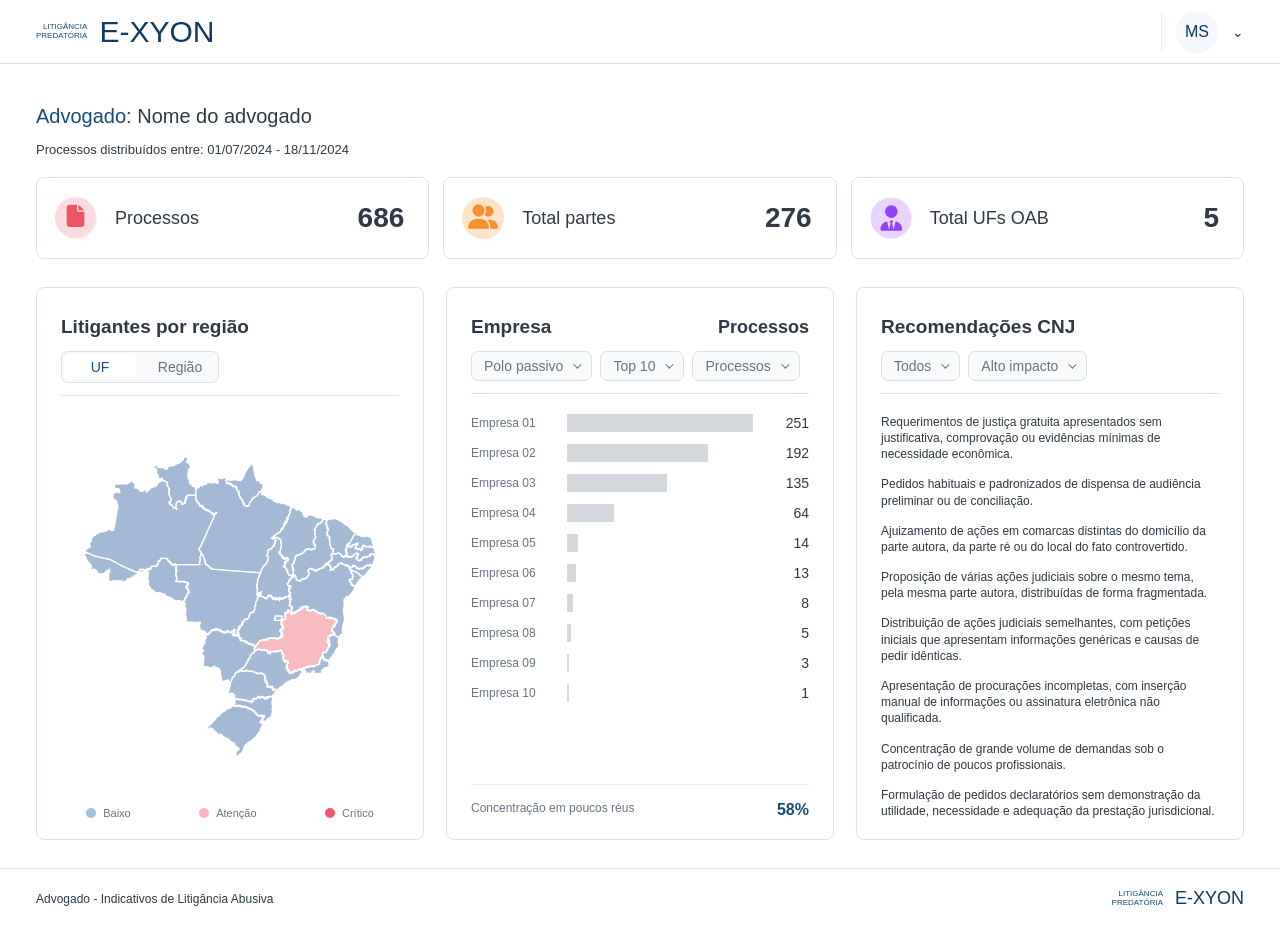
<file: index.html>
<!doctype html>
<html lang="pt-BR">
<head>
  <meta charset="utf-8" />
  <meta name="viewport" content="width=device-width, initial-scale=1" />
  <title>E-XYON | Dashboard</title>
  <link rel="stylesheet" href="./styles.css" />
</head>
<body>
  <main class="dashboard-shell">
    <header class="topbar">
      <div class="brand">
        <span class="brand-kicker">Litigância<br />Predatória</span>
        <span class="brand-name">E-XYON</span>
      </div>
      <div class="profile">
        <span>MS</span>
        <span aria-hidden="true">⌄</span>
      </div>
    </header>

    <section class="page-title" aria-labelledby="dashboard-title">
      <div>
        <h1 id="dashboard-title">Advogado: <span>Nome do advogado</span></h1>
        <p>Processos distribuídos entre: 01/07/2024 - 18/11/2024</p>
      </div>
    </section>

    <section class="totals" aria-label="Resumo da distribuição">
      <a class="total-card total-processes" href="./processos/" aria-label="Abrir página de processos">
        <span class="metric-icon" aria-hidden="true">
          <img src="./assets/icone-total-processos.svg" alt="" />
        </span>
        <span class="metric-label">Processos</span>
        <strong>686</strong>
      </a>
      <article class="total-card total-parts" tabindex="0">
        <span class="metric-icon" aria-hidden="true">
          <img src="./assets/icone-total-partes.svg" alt="" />
        </span>
        <span class="metric-label">Total partes</span>
        <strong>276</strong>
      </article>
      <article class="total-card total-ufs" tabindex="0">
        <span class="metric-icon" aria-hidden="true">
          <img src="./assets/icone-total-ufs-oab.svg" alt="" />
        </span>
        <span class="metric-label">Total UFs OAB</span>
        <strong>5</strong>
      </article>
    </section>

    <section class="insight-grid" aria-label="Indicadores principais">
      <article class="panel map-panel">
        <div class="panel-heading">
          <h2>Litigantes por região</h2>
        </div>
        <div class="segmented" aria-label="Visualização do mapa">
          <button class="active" type="button">UF</button>
          <button type="button">Região</button>
        </div>
        <div class="divider"></div>
        <div class="map-stage">
          <img src="./assets/mapa-01.svg" alt="Mapa do Brasil com estados em azul e regiões destacadas em rosa" />
        </div>
        <div class="legend" aria-label="Legenda do mapa">
          <span><i class="low"></i>Baixo</span>
          <span><i class="attention"></i>Atenção</span>
          <span><i class="critical"></i>Crítico</span>
        </div>
      </article>

      <article class="panel company-panel">
        <div class="panel-heading">
          <h2>Empresa</h2>
          <strong>Processos</strong>
        </div>
        <div class="filter-row" aria-label="Filtros de empresas">
          <button type="button">Polo passivo <span aria-hidden="true"></span></button>
          <button type="button">Top 10 <span aria-hidden="true"></span></button>
          <button type="button">Processos <span aria-hidden="true"></span></button>
        </div>
        <div class="divider"></div>
        <ol class="bar-list" aria-label="Ranking de empresas">
          <li style="--value:100"><em>Empresa 01</em><span></span><b>251</b></li>
          <li style="--value:76"><em>Empresa 02</em><span></span><b>192</b></li>
          <li style="--value:54"><em>Empresa 03</em><span></span><b>135</b></li>
          <li style="--value:25"><em>Empresa 04</em><span></span><b>64</b></li>
          <li style="--value:6"><em>Empresa 05</em><span></span><b>14</b></li>
          <li style="--value:5"><em>Empresa 06</em><span></span><b>13</b></li>
          <li style="--value:3"><em>Empresa 07</em><span></span><b>8</b></li>
          <li style="--value:2"><em>Empresa 08</em><span></span><b>5</b></li>
          <li style="--value:1.2"><em>Empresa 09</em><span></span><b>3</b></li>
          <li style="--value:.7"><em>Empresa 10</em><span></span><b>1</b></li>
        </ol>
        <footer class="panel-insight">
          <span>Concentração em poucos réus</span>
          <strong>58%</strong>
        </footer>
      </article>

      <article class="panel recommendations-panel">
        <div class="panel-heading">
          <h2>Recomendações CNJ</h2>
        </div>
        <div class="filter-row" aria-label="Filtros de recomendações">
          <button type="button">Todos <span aria-hidden="true"></span></button>
          <button type="button">Alto impacto <span aria-hidden="true"></span></button>
        </div>
        <div class="divider"></div>
        <ul class="recommendation-list">
          <li>Requerimentos de justiça gratuita apresentados sem justificativa, comprovação ou evidências mínimas de necessidade econômica.</li>
          <li>Pedidos habituais e padronizados de dispensa de audiência preliminar ou de conciliação.</li>
          <li>Ajuizamento de ações em comarcas distintas do domicílio da parte autora, da parte ré ou do local do fato controvertido.</li>
          <li>Proposição de várias ações judiciais sobre o mesmo tema, pela mesma parte autora, distribuídas de forma fragmentada.</li>
          <li>Distribuição de ações judiciais semelhantes, com petições iniciais que apresentam informações genéricas e causas de pedir idênticas.</li>
          <li>Apresentação de procurações incompletas, com inserção manual de informações ou assinatura eletrônica não qualificada.</li>
          <li>Concentração de grande volume de demandas sob o patrocínio de poucos profissionais.</li>
          <li>Formulação de pedidos declaratórios sem demonstração da utilidade, necessidade e adequação da prestação jurisdicional.</li>
        </ul>
      </article>
    </section>

    <footer class="page-footer">
      <span>Advogado - Indicativos de Litigância Abusiva</span>
      <div class="footer-brand">
        <span>Litigância<br />Predatória</span>
        <strong>E-XYON</strong>
      </div>
    </footer>
  </main>
</body>
</html>
</file>
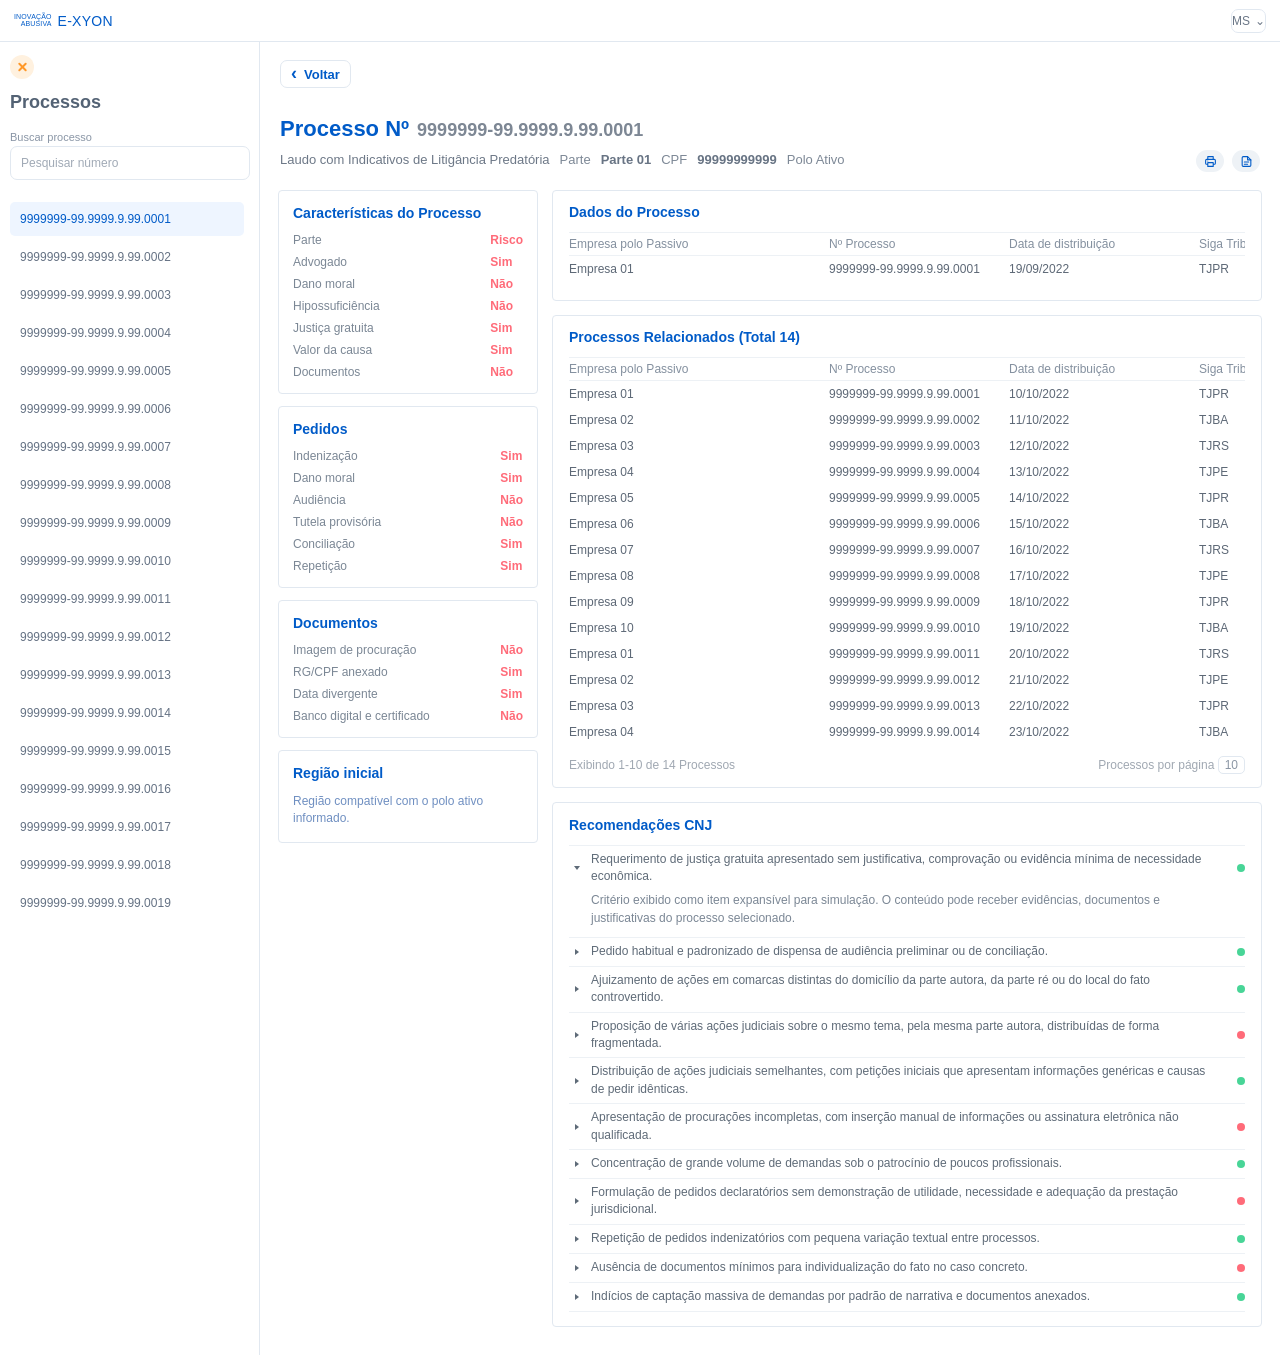
<file: processos/index.html>
<!doctype html>
<html lang="pt-BR">
<head>
  <meta charset="utf-8" />
  <meta name="viewport" content="width=device-width, initial-scale=1" />
  <title>E-XYON | Processos</title>
  <link rel="stylesheet" href="./styles.css" />
</head>
<body>
  <div class="app" data-menu="open">
    <header class="topbar">
      <div class="brand">
        <span class="brand-mark">inovação<br />abusiva</span>
        <span class="brand-name">E-XYON</span>
      </div>
      <div class="user-chip">MS <span>⌄</span></div>
    </header>

    <aside class="sidebar" aria-label="Lista de processos">
      <button class="toggle-menu" type="button" aria-label="Fechar lista de processos">
        <span aria-hidden="true"></span>
      </button>
      <div class="sidebar-inner">
        <h2>Processos</h2>
        <label class="process-search">
          <span>Buscar processo</span>
          <input id="processSearch" type="search" placeholder="Pesquisar número" autocomplete="off" />
        </label>
        <div class="process-list" id="processList"></div>
      </div>
    </aside>

    <main class="workspace">
      <a class="back-button" href="../" aria-label="Voltar para dashboard">
        <span aria-hidden="true">‹</span>
        Voltar
      </a>
      <section class="case-header">
        <div class="case-title">
          <div class="case-title-row">
            <h1>Processo Nº</h1>
            <strong id="caseNumber">9999999-99.9999.9.99.0001</strong>
          </div>
          <div class="case-meta" aria-label="Dados principais do processo">
            <p>Laudo com Indicativos de Litigância Predatória</p>
            <label>Parte</label><strong id="caseParty">Parte 01</strong>
            <label>CPF</label><strong id="caseCpf">99999999999</strong>
            <label>Polo Ativo</label>
          </div>
        </div>
        <div class="header-actions" aria-label="Ações do laudo">
          <button type="button" aria-label="Imprimir">
            <svg viewBox="0 0 24 24" aria-hidden="true"><path d="M7 8V3h10v5M7 17H5a2 2 0 0 1-2-2v-5a2 2 0 0 1 2-2h14a2 2 0 0 1 2 2v5a2 2 0 0 1-2 2h-2M7 14h10v7H7zM7 11h.01"/></svg>
          </button>
          <button type="button" aria-label="Visualizar laudo impresso">
            <svg viewBox="0 0 24 24" aria-hidden="true"><path d="M14 3H6a2 2 0 0 0-2 2v14a2 2 0 0 0 2 2h12a2 2 0 0 0 2-2V9z"/><path d="M14 3v6h6M8 13h8M8 17h6"/></svg>
          </button>
        </div>
      </section>

      <section class="content-grid">
        <aside class="info-panel">
          <article class="card">
            <h2>Características do Processo</h2>
            <dl id="caseFacts"></dl>
          </article>
          <article class="card">
            <h2>Pedidos</h2>
            <dl id="caseRequests"></dl>
          </article>
          <article class="card">
            <h2>Documentos</h2>
            <dl id="caseDocs"></dl>
          </article>
          <article class="card blue-note">
            <h2>Região inicial</h2>
            <p id="regionNote">Região compatível com o polo ativo informado.</p>
          </article>
        </aside>

        <section class="analysis">
          <div class="data-stack">
            <article class="data-card">
              <h2>Dados do Processo</h2>
              <div class="table-scroll" aria-label="Tabela Dados do Processo com rolagem horizontal">
              <div class="wide-table">
                <div class="table-head cols-8">
                  <span>Empresa polo Passivo</span>
                  <span>Nº Processo</span>
                  <span>Data de distribuição</span>
                  <span>Siga Tribunal</span>
                  <span>Município</span>
                  <span>Ação judicial</span>
                  <span>Assunto</span>
                  <span>Advogado</span>
                </div>
                <div class="table-row cols-8 text-row">
                  <span id="caseCompany">Empresa 01</span>
                  <span id="caseTableNumber">9999999-99.9999.9.99.0001</span>
                  <span id="caseDate">19/09/2022</span>
                  <span>TJPR</span>
                  <span id="caseCity">Curitiba/PR</span>
                  <span>Ação declaratória</span>
                  <span>Cartão consignado</span>
                  <span id="caseLawyer">Advogado 01</span>
                </div>
              </div>
              </div>
            </article>

            <article class="data-card">
              <h2>Processos Relacionados <span id="relatedCount">(Total 9)</span></h2>
              <div class="table-scroll" aria-label="Tabela Processos Relacionados com rolagem horizontal">
              <div class="wide-table related" id="relatedTable"></div>
              </div>
              <div class="table-footer">
                <span id="resultsText">Exibindo 1-9 de 9 Processos</span>
                <span>Processos por página <button>10</button></span>
              </div>
            </article>
          </div>

          <article class="recommendations">
            <h2>Recomendações CNJ</h2>
            <div id="accordion" class="accordion"></div>
          </article>
        </section>
      </section>
    </main>
  </div>

  <script src="./script.js"></script>
</body>
</html>
</file>
<file: styles.css>
:root {
  --blue: #164b7a;
  --blue-dark: #123a61;
  --text: #303945;
  --muted: #687484;
  --subtle: #8d97a5;
  --line: #dbe1e8;
  --line-soft: #e9edf2;
  --surface: #ffffff;
  --page: #f4f7fb;
  --blocked: #d4d7db;
  --pink: #ef5772;
  --orange: #ff9828;
  --purple: #b665ef;
  --green: #48cf95;
}

* {
  box-sizing: border-box;
}

body {
  margin: 0;
  min-height: 100vh;
  background: var(--page);
  color: var(--text);
  font-family: Inter, "Segoe UI", Arial, sans-serif;
  font-size: 14px;
}

button {
  font: inherit;
}

.dashboard-shell {
  width: min(1366px, 100vw);
  min-height: 900px;
  margin: 0 auto;
  background: var(--surface);
  display: grid;
  grid-template-rows: 64px auto auto 1fr 60px;
}

.topbar,
.page-footer {
  display: flex;
  align-items: center;
  justify-content: space-between;
  border-bottom: 1px solid var(--line);
  padding: 0 36px;
}

.brand,
.footer-brand {
  display: inline-flex;
  align-items: center;
  gap: 12px;
  color: var(--blue);
}

.brand-kicker,
.footer-brand span {
  font-size: 8px;
  line-height: 1.05;
  text-transform: uppercase;
  text-align: right;
}

.brand-name {
  color: var(--blue-dark);
  font-size: 30px;
  letter-spacing: 0;
}

.profile {
  display: inline-flex;
  align-items: center;
  gap: 14px;
  color: var(--blue-dark);
}

.profile::before {
  content: "";
  width: 1px;
  height: 38px;
  background: var(--line-soft);
}

.profile span:first-child {
  width: 42px;
  height: 42px;
  border-radius: 50%;
  background: #f4f7fb;
  display: grid;
  place-items: center;
  font-size: 16px;
}

.page-title {
  padding: 42px 36px 20px;
}

.page-title h1 {
  margin: 0 0 16px;
  color: var(--blue);
  font-size: 20px;
  font-weight: 500;
  line-height: 1;
}

.page-title h1 span {
  color: var(--text);
  font-weight: 400;
}

.page-title p {
  margin: 0;
  color: var(--text);
  font-size: 13px;
}

.blocked {
  display: inline-block;
  height: 24px;
  border-radius: 1px;
  background: var(--blocked);
  vertical-align: -5px;
}

.title-block {
  width: 392px;
  margin-left: 0;
}

.totals {
  display: grid;
  grid-template-columns: repeat(3, 1fr);
  gap: 14px;
  padding: 0 36px 28px;
}

.total-card,
.panel {
  border: 1px solid var(--line);
  border-radius: 8px;
  background: var(--surface);
}

.total-card {
  min-height: 82px;
  display: grid;
  grid-template-columns: 42px 1fr auto;
  align-items: center;
  gap: 18px;
  padding: 0 24px 0 18px;
  color: inherit;
  cursor: default;
  text-decoration: none;
  transition: border-color 160ms ease, background 160ms ease, transform 160ms ease;
}

a.total-card {
  cursor: pointer;
}

.total-card:hover,
.total-card:focus-visible {
  outline: none;
  border-color: #b9c7d8;
  background: #fbfcfe;
  transform: translateY(-2px);
}

.metric-icon {
  width: 42px;
  height: 42px;
  border-radius: 50%;
  display: grid;
  place-items: center;
}

.metric-icon img {
  width: 42px;
  height: 42px;
  display: block;
}

.total-processes .metric-icon {
  color: var(--pink);
  background: rgb(239 87 114 / 12%);
}

.total-parts .metric-icon {
  color: var(--orange);
  background: rgb(255 152 40 / 14%);
}

.total-ufs .metric-icon {
  color: var(--purple);
  background: rgb(182 101 239 / 14%);
}

.metric-label {
  font-size: 18px;
}

.total-card strong {
  font-size: 28px;
  letter-spacing: 0;
}

.insight-grid {
  display: grid;
  grid-template-columns: repeat(3, minmax(0, 1fr));
  gap: 22px;
  padding: 0 36px 28px;
}

.panel {
  min-height: 470px;
  padding: 28px 24px 20px;
  display: flex;
  flex-direction: column;
}

.panel-heading {
  display: flex;
  justify-content: space-between;
  align-items: center;
  gap: 20px;
}

.panel h2 {
  margin: 0;
  font-size: 19px;
  line-height: 1.2;
}

.panel-heading strong {
  font-size: 18px;
}

.divider {
  height: 1px;
  background: var(--line);
  margin: 12px 0 20px;
}

.segmented,
.filter-row {
  display: inline-flex;
  align-items: center;
  gap: 8px;
}

.segmented {
  align-self: flex-start;
  border: 1px solid var(--line);
  border-radius: 7px;
  background: #f7f9fb;
  padding: 2px;
  margin-top: 12px;
}

.segmented button {
  width: 72px;
  height: 26px;
  border: 0;
  border-radius: 5px;
  background: transparent;
  color: var(--muted);
  cursor: pointer;
  transition: background 140ms ease, color 140ms ease;
}

.segmented button.active,
.segmented button:hover {
  background: var(--surface);
  color: var(--blue);
}

.filter-row {
  margin-top: 12px;
}

.filter-row button {
  height: 30px;
  border: 1px solid var(--line);
  border-radius: 7px;
  background: #f8fafc;
  color: var(--muted);
  padding: 0 12px;
  display: inline-flex;
  align-items: center;
  justify-content: center;
  gap: 10px;
  cursor: pointer;
  line-height: 1;
  transition: border-color 140ms ease, background 140ms ease, color 140ms ease;
}

.filter-row button span {
  width: 6px;
  height: 6px;
  border-right: 1.5px solid currentColor;
  border-bottom: 1.5px solid currentColor;
  transform: rotate(45deg) translateY(-2px);
  transform-origin: center;
  flex: 0 0 auto;
}

.filter-row button:hover {
  background: #fff;
  border-color: #b9c7d8;
  color: var(--blue);
}

.map-stage {
  flex: 1;
  display: grid;
  place-items: center;
  min-height: 286px;
}

.map-stage img {
  width: 360px;
  max-width: 96%;
  height: auto;
  display: block;
}

.legend {
  display: flex;
  justify-content: space-around;
  gap: 18px;
  color: var(--muted);
  font-size: 11px;
  padding-top: 10px;
}

.legend span {
  display: inline-flex;
  align-items: center;
  gap: 7px;
}

.legend i {
  width: 10px;
  height: 10px;
  border-radius: 50%;
  display: inline-block;
}

.legend .low {
  background: #9ec0dd;
}

.legend .attention {
  background: #f7b5c0;
}

.legend .critical {
  background: var(--pink);
}

.bar-list {
  list-style: none;
  padding: 0;
  margin: 0;
  display: grid;
  gap: 12px;
}

.bar-list li {
  display: grid;
  grid-template-columns: 86px 1fr 46px;
  gap: 10px;
  align-items: center;
}

.bar-list em {
  color: var(--muted);
  font-size: 12px;
  font-style: normal;
  white-space: nowrap;
}

.bar-list span {
  height: 18px;
  width: calc(var(--value) * 1%);
  min-width: 2px;
  display: block;
  background: var(--blocked);
  border-radius: 1px;
  transition: background 140ms ease;
}

.bar-list li:hover span {
  background: #bac4d0;
}

.bar-list b {
  text-align: right;
  font-weight: 500;
}

.panel-insight {
  margin-top: auto;
  border-top: 1px solid var(--line-soft);
  padding-top: 16px;
  display: flex;
  justify-content: space-between;
  color: var(--muted);
  font-size: 12px;
}

.panel-insight strong {
  color: var(--blue);
  font-size: 16px;
}

.recommendation-list {
  list-style: none;
  padding: 0;
  margin: 0;
  display: grid;
  gap: 14px;
  color: var(--text);
  font-size: 12px;
  line-height: 1.35;
}

.recommendation-list li {
  position: relative;
  padding-left: 0;
}

.recommendation-list li:hover {
  color: var(--blue-dark);
}

.page-footer {
  border-top: 1px solid var(--line);
  border-bottom: 0;
  color: var(--text);
  font-size: 12px;
}

.footer-brand strong {
  color: var(--blue-dark);
  font-size: 18px;
  font-weight: 500;
}

@media (max-width: 1040px) {
  .dashboard-shell {
    min-height: 100vh;
  }

  .totals,
  .insight-grid {
    grid-template-columns: 1fr;
  }

  .title-block {
    width: min(392px, 56vw);
  }
}
</file>
<file: processos/styles.css>
:root {
  --blue: #005bc8;
  --blue-2: #1f6fff;
  --yellow: #f5b400;
  --ink: #243142;
  --muted: #7a8796;
  --line: #e1e8f0;
  --soft: #f6f9fc;
  --card: #ffffff;
  --danger: #ff6b79;
  --ok: #48d597;
  --sidebar-open: 260px;
  --sidebar-closed: 44px;
}

* { box-sizing: border-box; }

body {
  margin: 0;
  min-height: 100vh;
  background: #f4f7fb;
  color: var(--ink);
  font-family: Inter, "Segoe UI", Arial, sans-serif;
  font-size: 16px;
}

.app {
  --sidebar-width: var(--sidebar-closed);
  width: min(1366px, 100vw);
  min-height: 100vh;
  margin: 0 auto;
  display: grid;
  grid-template-columns: var(--sidebar-width) 1fr;
  grid-template-rows: 42px 1fr;
  background: #fff;
  transition: grid-template-columns 220ms ease;
}

.app[data-menu="open"] { --sidebar-width: var(--sidebar-open); }

.topbar {
  grid-column: 1 / -1;
  display: flex;
  align-items: center;
  justify-content: space-between;
  border-bottom: 1px solid var(--line);
  background: rgba(255, 255, 255, 0.94);
  padding: 0 14px;
  position: sticky;
  top: 0;
  z-index: 5;
}

.brand {
  display: inline-flex;
  align-items: center;
  gap: 6px;
  color: var(--blue);
}

.brand-mark {
  font-size: 7px;
  line-height: 0.9;
  text-align: right;
  text-transform: uppercase;
  letter-spacing: .02em;
}

.brand-name {
  font-size: 14px;
  letter-spacing: .02em;
}

.user-chip {
  height: 24px;
  min-width: 34px;
  display: inline-flex;
  align-items: center;
  justify-content: center;
  gap: 5px;
  border: 1px solid var(--line);
  border-radius: 7px;
  font-size: 12px;
  color: #6b7787;
}

.sidebar {
  grid-row: 2;
  border-right: 1px solid var(--line);
  background: #fff;
  position: relative;
  overflow: hidden;
}

.toggle-menu {
  width: 24px;
  height: 24px;
  position: absolute;
  top: 13px;
  left: 10px;
  z-index: 2;
  border: 0;
  border-radius: 50%;
  background: #fff1df;
  color: #ff9828;
  cursor: pointer;
  display: flex;
  align-items: center;
  justify-content: center;
  padding: 0;
}

.toggle-menu span,
.toggle-menu::before,
.toggle-menu::after {
  content: "";
  display: block;
  width: 11px;
  height: 2px;
  border-radius: 999px;
  background: currentColor;
}

.toggle-menu span {
  position: absolute;
}

.toggle-menu::before,
.toggle-menu::after {
  position: absolute;
  transition: transform 160ms ease;
}

.toggle-menu::before {
  transform: translateY(-4px);
}

.toggle-menu::after {
  transform: translateY(4px);
}

.app[data-menu="open"] .toggle-menu span {
  opacity: 0;
}

.app[data-menu="open"] .toggle-menu::before {
  transform: rotate(45deg);
}

.app[data-menu="open"] .toggle-menu::after {
  transform: rotate(-45deg);
}

.sidebar-inner {
  width: var(--sidebar-open);
  padding: 50px 10px 16px;
  opacity: 0;
  transform: translateX(-10px);
  transition: opacity 180ms ease, transform 180ms ease;
}

.app[data-menu="open"] .sidebar-inner {
  opacity: 1;
  transform: translateX(0);
}

.sidebar h2 {
  margin: 0 0 18px;
  font-size: 18px;
  color: #536274;
  font-weight: 700;
}

.process-search {
  display: grid;
  gap: 3px;
  margin: 0 0 22px;
}

.process-search span {
  color: #8a96a6;
  font-size: 11px;
}

.process-search input {
  width: 100%;
  height: 34px;
  border: 1px solid var(--line);
  border-radius: 7px;
  background: #fff;
  color: var(--ink);
  font: inherit;
  font-size: 12px;
  padding: 0 10px;
  outline: none;
}

.process-search input::placeholder {
  color: #a1aab6;
}

.process-search input:focus {
  border-color: #b9c7d8;
  background: #fbfdff;
}

.process-list {
  display: flex;
  flex-direction: column;
  gap: 4px;
  max-height: calc(100vh - 178px);
  overflow: auto;
  padding-right: 6px;
}

.process-item {
  min-height: 34px;
  border: 0;
  border-radius: 5px;
  background: transparent;
  cursor: pointer;
  text-align: left;
  color: #657284;
  font-size: 12px;
  font-weight: 400;
  font-variant-numeric: tabular-nums;
  font-feature-settings: "tnum";
  line-height: 1.25;
  padding: 0 10px;
  white-space: nowrap;
  overflow: hidden;
  text-overflow: ellipsis;
}

.process-item:hover,
.process-item.active {
  background: #eef5ff;
  color: var(--blue);
  font-weight: 400;
}

.workspace {
  grid-row: 2;
  min-width: 0;
  width: calc(1366px - var(--sidebar-width));
  max-width: calc(100vw - var(--sidebar-width));
  padding: 18px 18px 28px;
  overflow: hidden auto;
}

.back-button {
  height: 28px;
  margin: 0 0 28px 2px;
  display: inline-flex;
  align-items: center;
  gap: 7px;
  color: var(--blue);
  text-decoration: none;
  font-size: 13px;
  font-weight: 600;
  line-height: 1;
  border: 1px solid var(--line);
  border-radius: 7px;
  background: #fff;
  padding: 0 10px;
  transition: border-color 140ms ease, background 140ms ease;
}

.back-button:hover {
  border-color: #b9c7d8;
  background: #f8fbff;
}

.back-button span {
  font-size: 18px;
  line-height: 0;
  transform: translateY(-1px);
}

.case-header {
  width: 100%;
  display: grid;
  grid-template-columns: minmax(0, 1fr) max-content;
  align-items: start;
  gap: 18px;
  padding: 0 2px 18px;
}

.case-title {
  display: grid;
  gap: 10px;
  min-width: 0;
}

.case-title-row {
  display: flex;
  align-items: baseline;
  gap: 8px;
  min-width: 0;
}

.case-header h1 {
  margin: 0;
  color: var(--blue);
  font-size: 22px;
  font-weight: 700;
}

.case-title strong {
  color: #7d8794;
  font-size: 18px;
  font-weight: 600;
  font-variant-numeric: tabular-nums;
  font-feature-settings: "tnum";
}

.case-header p {
  margin: 0;
  color: #6d7887;
  font-size: 13px;
}

.blocked {
  display: inline-block;
  height: 12px;
  border-radius: 2px;
  background: linear-gradient(90deg, #d3d5d8, #c7c9cc);
  vertical-align: middle;
}

.title-block { width: 210px; height: 18px; margin-left: 5px; }
.blocked.sm { width: 170px; }
.blocked.xs { width: 72px; }

.case-meta {
  display: flex;
  flex-wrap: wrap;
  align-items: center;
  gap: 6px 10px;
  color: #7d8896;
  font-size: 13px;
  min-width: 0;
}

.case-meta strong {
  color: #687484;
  font-size: 13px;
  font-weight: 600;
}

.header-actions {
  display: inline-flex;
  align-items: center;
  gap: 8px;
  padding-top: 34px;
}

.header-actions button {
  width: 28px;
  height: 22px;
  border: 0;
  border-radius: 999px;
  background: #eef2f6;
  color: var(--blue);
  cursor: pointer;
  display: grid;
  place-items: center;
}

.header-actions svg {
  width: 13px;
  height: 13px;
  fill: none;
  stroke: currentColor;
  stroke-width: 2;
  stroke-linecap: round;
  stroke-linejoin: round;
}

.content-grid {
  display: grid;
  grid-template-columns: 260px minmax(0, 1fr);
  gap: 14px;
  align-items: start;
}

.info-panel {
  display: flex;
  flex-direction: column;
  gap: 12px;
}

.card,
.data-card,
.recommendations {
  background: var(--card);
  border: 1px solid var(--line);
  border-radius: 4px;
}

.card {
  padding: 14px;
}

.card h2,
.data-card h2,
.recommendations h2 {
  margin: 0 0 12px;
  color: var(--blue);
  font-size: 14px;
  font-weight: 700;
}

dl {
  display: grid;
  grid-template-columns: 1fr auto;
  row-gap: 8px;
  margin: 0;
}

dt {
  color: #7b8795;
  font-size: 12px;
}

dd {
  margin: 0;
  color: var(--danger);
  font-size: 12px;
  font-weight: 700;
}

.blue-note p {
  margin: 0;
  color: #6f8fc1;
  font-size: 12px;
  line-height: 1.45;
}

.analysis {
  min-width: 0;
}

.data-stack {
  min-width: 0;
}

.table-scroll {
  overflow-x: auto;
  overflow-y: hidden;
  padding-bottom: 8px;
  scrollbar-width: thin;
  scrollbar-color: #c2cfdf transparent;
}

.table-scroll::-webkit-scrollbar { height: 8px; }
.table-scroll::-webkit-scrollbar-thumb { background: #c2cfdf; border-radius: 8px; }

.data-card {
  margin-bottom: 14px;
  padding: 13px 16px 10px;
}

.wide-table {
  min-width: 1660px;
}

.table-head,
.table-row {
  display: grid;
  align-items: center;
  gap: 10px;
}

.cols-8 {
  grid-template-columns: 250px 170px 180px 160px 150px 170px 190px 170px;
}

.cols-9 {
  grid-template-columns: 250px 170px 180px 160px 150px 170px 190px 170px 170px;
}

.table-head {
  height: 24px;
  border-top: 1px solid #edf1f5;
  border-bottom: 1px solid #edf1f5;
  color: #84909f;
  font-size: 12px;
}

.table-row {
  min-height: 26px;
}

.table-row .blocked {
  width: 100%;
  height: 11px;
}

.text-row {
  color: #5d6876;
  font-size: 12px;
  font-variant-numeric: tabular-nums;
  font-feature-settings: "tnum";
}

.text-row span {
  min-width: 0;
  overflow: hidden;
  text-overflow: ellipsis;
  white-space: nowrap;
}

.related .table-row:nth-child(even) .blocked { opacity: .84; }

.table-footer {
  height: 24px;
  display: flex;
  align-items: center;
  justify-content: space-between;
  color: #a0a8b2;
  font-size: 12px;
}

.table-footer button {
  border: 1px solid var(--line);
  background: #fff;
  border-radius: 5px;
  color: #8b96a4;
  font-size: 12px;
}

.recommendations {
  width: 100%;
  padding: 14px 16px;
}

.accordion {
  display: flex;
  flex-direction: column;
  gap: 0;
  border-top: 1px solid #edf1f5;
}

.accordion-item {
  border-bottom: 1px solid #edf1f5;
}

.accordion-trigger {
  width: 100%;
  min-height: 28px;
  border: 0;
  background: transparent;
  display: grid;
  grid-template-columns: 16px 1fr 18px;
  gap: 6px;
  align-items: center;
  text-align: left;
  color: #5f6b78;
  font-size: 12px;
  line-height: 1.45;
  padding: 5px 0;
  cursor: pointer;
}

.accordion-trigger::before {
  content: "";
  width: 0;
  height: 0;
  border-left: 4px solid #5f6b78;
  border-top: 3px solid transparent;
  border-bottom: 3px solid transparent;
  justify-self: center;
  transition: transform 160ms ease;
}

.accordion-item.open .accordion-trigger::before {
  transform: rotate(90deg);
}

.status-dot {
  width: 8px;
  height: 8px;
  border-radius: 50%;
  justify-self: end;
  background: var(--ok);
}

.accordion-item.warning .status-dot { background: var(--danger); }

.accordion-content {
  display: none;
  padding: 0 28px 10px 22px;
  color: #7b8795;
  font-size: 12px;
  line-height: 1.5;
}

.accordion-item.open .accordion-content { display: block; }

@media (max-width: 980px) {
  .content-grid { grid-template-columns: 1fr; }
  .info-panel { max-width: 320px; }
}
</file>
